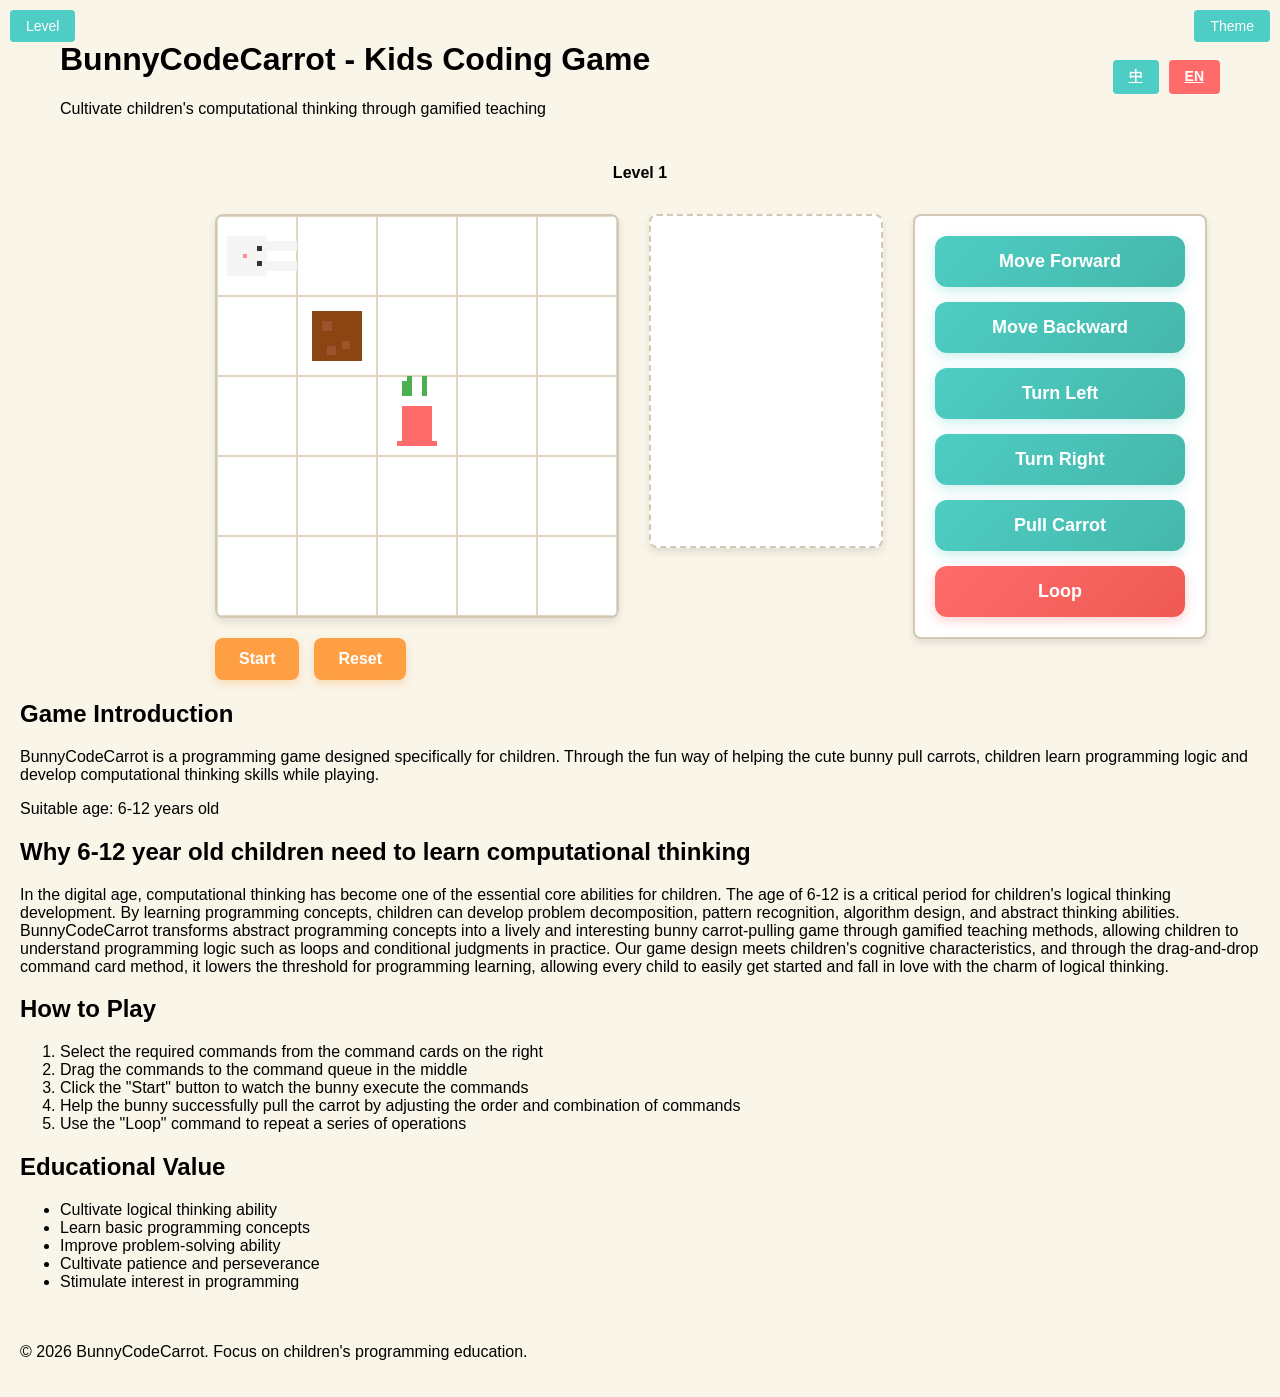
<file: index.html>
<!DOCTYPE html>
<html lang="en">
<head>
    <meta charset="UTF-8">
    <meta name="viewport" content="width=device-width, initial-scale=1.0">
    <title>BunnyCodeCarrot - Kids Coding Game | Learn Programming Logic | Logic Thinking for Children</title>
    <meta name="description" content="BunnyCodeCarrot is an educational coding game for kids, helping children learn programming logic and computational thinking through drag-and-drop command cards to help the bunny pull carrots.">
    <meta name="keywords" content="kids coding, programming for kids, bunny carrot game, coding game, computational thinking">
    <!-- 规范链接 -->
    <link rel="canonical" href="https://www.bunnycodecarrot.cc/">
    <!-- 多语言支持 -->
    <link rel="alternate" hreflang="zh" href="cn.html" />
    <link rel="alternate" hreflang="en" href="index.html" />
    <!-- Open Graph 标签 -->
    <meta property="og:title" content="BunnyCodeCarrot - Kids Coding Game | Logic Thinking for Children">
    <meta property="og:description" content="Help 6-12 year old children learn computational thinking through gamified teaching, developing programming logic skills.">
    <meta property="og:type" content="website">
    <meta property="og:url" content="https://www.bunnycodecarrot.cc/">
    <meta property="og:image" content="https://www.bunnycodecarrot.cc/images/game-screenshot.png">
    <meta property="og:image:width" content="1200">
    <meta property="og:image:height" content="630">
    <meta property="og:site_name" content="BunnyCodeCarrot">
    <!-- Twitter Card 标签 -->
    <meta name="twitter:card" content="summary_large_image">
    <meta name="twitter:title" content="BunnyCodeCarrot - Kids Coding Game | Logic Thinking for Children">
    <meta name="twitter:description" content="Help 6-12 year old children learn computational thinking through gamified teaching, developing programming logic skills.">
    <meta name="twitter:image" content="https://www.bunnycodecarrot.cc/images/game-screenshot.png">
    <link rel="stylesheet" href="style.css">
    <!-- 结构化数据 -->
    <script type="application/ld+json">
    {
      "@context": "https://schema.org",
      "@type": "Game",
      "name": "BunnyCodeCarrot",
      "description": "Kids coding learning game, help the bunny pull carrots through drag-and-drop command cards",
      "image": "https://www.bunnycodecarrot.cc/images/game-screenshot.png",
      "audience": {
        "@type": "Audience",
        "audienceType": "children"
      },
      "educationalLevel": "Beginner",
      "interactivityType": "Game",
      "offers": {
        "@type": "Offer",
        "price": "0",
        "priceCurrency": "USD",
        "availability": "https://schema.org/InStock"
      },
      "author": {
        "@type": "Organization",
        "name": "BunnyCodeCarrot Team"
      },
      "subjectOf": {
        "@type": "WebPage",
        "name": "BunnyCodeCarrot - Kids Coding Game",
        "url": "https://www.bunnycodecarrot.cc/"
      }
    }
    </script>
</head>
<body>
    <header>
        <div class="header-content">
            <h1>BunnyCodeCarrot - Kids Coding Game</h1>
            <p>Cultivate children's computational thinking through gamified teaching</p>
        </div>
        <div class="language-selector">
            <a href="cn.html" id="lang-zh" class="lang-btn" data-lang="zh">中</a>
            <a href="index.html" id="lang-en" class="lang-btn active" data-lang="en">EN</a>
        </div>
    </header>
    <main>
        <div id="message" class="message"></div>
        <div class="game-container">
            <div class="main-content">
                <div class="canvas-section">
                    <canvas id="gameCanvas" width="400" height="400" aria-label="This is an interactive interface for a 'Rabbit Pulling Carrots' coding game.">
                        This is an interactive interface for a 'Rabbit Pulling Carrots' coding game.
                    </canvas>
                    <div class="buttons-container">
                        <button id="runButton">Start</button>
                        <button id="resetButton">Reset</button>
                    </div>
                </div>
                <div id="command-queue" class="command-queue"></div>
                <div id="command-bank" class="command-bank">
                    <div class="command-card" draggable="true" data-command="up">Move Forward</div>
                    <div class="command-card" draggable="true" data-command="down">Move Backward</div>
                    <div class="command-card" draggable="true" data-command="left">Turn Left</div>
                    <div class="command-card" draggable="true" data-command="right">Turn Right</div>
                    <div class="command-card" draggable="true" data-command="pull">Pull Carrot</div>
                    <div class="command-card loop-card" draggable="true" data-command="loop">Loop</div>
                </div>
            </div>
        </div>
        <section class="game-intro">
            <h2>Game Introduction</h2>
            <p>BunnyCodeCarrot is a programming game designed specifically for children. Through the fun way of helping the cute bunny pull carrots, children learn programming logic and develop computational thinking skills while playing.</p>
            <p>Suitable age: 6-12 years old</p>
        </section>
        <section class="seo-content">
            <h2>Why 6-12 year old children need to learn computational thinking</h2>
            <p>In the digital age, computational thinking has become one of the essential core abilities for children. The age of 6-12 is a critical period for children's logical thinking development. By learning programming concepts, children can develop problem decomposition, pattern recognition, algorithm design, and abstract thinking abilities. BunnyCodeCarrot transforms abstract programming concepts into a lively and interesting bunny carrot-pulling game through gamified teaching methods, allowing children to understand programming logic such as loops and conditional judgments in practice. Our game design meets children's cognitive characteristics, and through the drag-and-drop command card method, it lowers the threshold for programming learning, allowing every child to easily get started and fall in love with the charm of logical thinking.</p>
        </section>
        <section class="game-instructions">
            <h2>How to Play</h2>
            <ol>
                <li>Select the required commands from the command cards on the right</li>
                <li>Drag the commands to the command queue in the middle</li>
                <li>Click the "Start" button to watch the bunny execute the commands</li>
                <li>Help the bunny successfully pull the carrot by adjusting the order and combination of commands</li>
                <li>Use the "Loop" command to repeat a series of operations</li>
            </ol>
        </section>
        <section class="educational-value">
            <h2>Educational Value</h2>
            <ul>
                <li>Cultivate logical thinking ability</li>
                <li>Learn basic programming concepts</li>
                <li>Improve problem-solving ability</li>
                <li>Cultivate patience and perseverance</li>
                <li>Stimulate interest in programming</li>
            </ul>
        </section>
    </main>
    <footer>
        <p>© 2026 BunnyCodeCarrot. Focus on children's programming education.</p>
    </footer>
    <script src="game.js"></script>
</body>
</html>
</file>
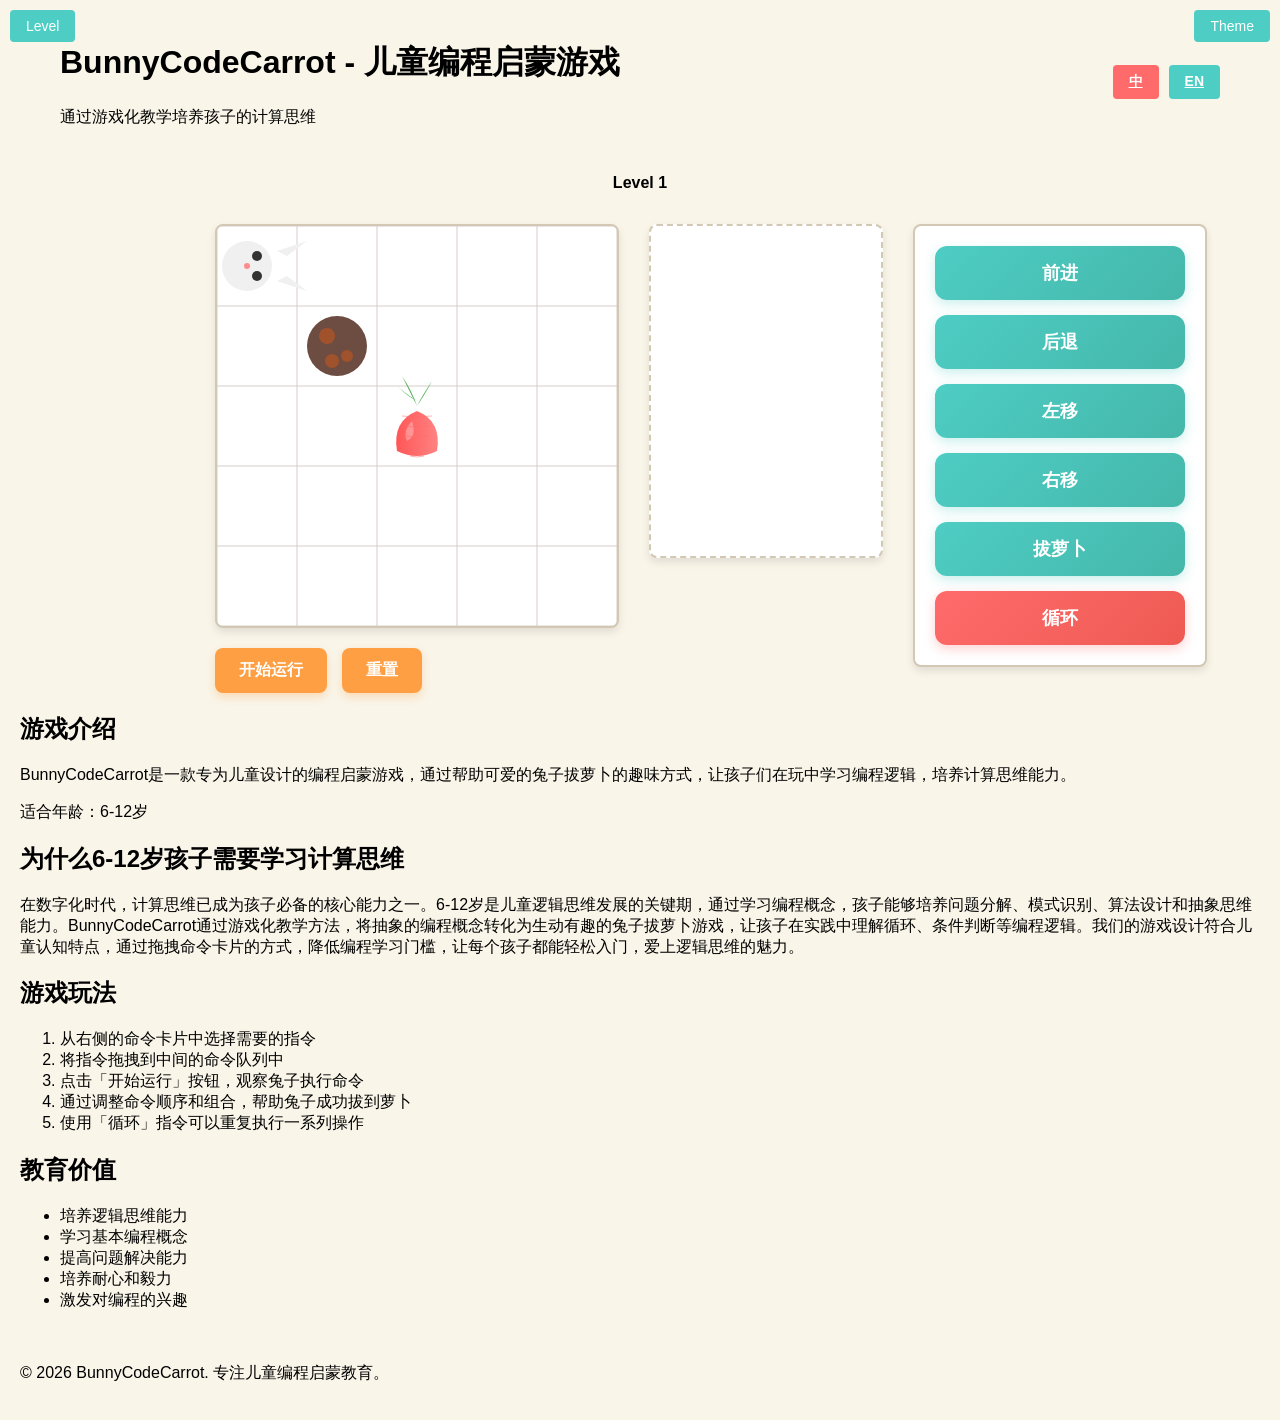
<file: cn.html>
<!DOCTYPE html>
<html lang="zh-CN">
<head>
    <meta charset="UTF-8">
    <meta name="viewport" content="width=device-width, initial-scale=1.0">
    <title>BunnyCodeCarrot - 儿童编程学习游戏 | 兔子拔萝卜编程启蒙 | 让孩子爱上逻辑思维</title>
    <meta name="description" content="BunnyCodeCarrot是一款寓教于乐的儿童编程学习游戏，通过拖拽命令卡片帮助兔子拔萝卜，培养孩子的编程逻辑思维和计算思维能力。">
    <meta name="keywords" content="儿童编程,编程启蒙,兔子拔萝卜,编程游戏,计算思维">
    <!-- 规范链接 -->
    <link rel="canonical" href="https://www.bunnycodecarrot.cc/cn.html">
    <!-- 多语言支持 -->
    <link rel="alternate" hreflang="zh" href="cn.html" />
    <link rel="alternate" hreflang="en" href="index.html" />
    <!-- Open Graph 标签 -->
    <meta property="og:title" content="BunnyCodeCarrot - 儿童编程学习游戏 | 让孩子爱上逻辑思维">
    <meta property="og:description" content="通过游戏化教学帮助6-12岁孩子学习计算思维，培养编程逻辑能力。">
    <meta property="og:type" content="website">
    <meta property="og:url" content="https://www.bunnycodecarrot.cc/cn.html">
    <meta property="og:image" content="https://www.bunnycodecarrot.cc/images/game-screenshot.png">
    <meta property="og:image:width" content="1200">
    <meta property="og:image:height" content="630">
    <meta property="og:site_name" content="BunnyCodeCarrot">
    <!-- Twitter Card 标签 -->
    <meta name="twitter:card" content="summary_large_image">
    <meta name="twitter:title" content="BunnyCodeCarrot - 儿童编程学习游戏 | 让孩子爱上逻辑思维">
    <meta name="twitter:description" content="通过游戏化教学帮助6-12岁孩子学习计算思维，培养编程逻辑能力。">
    <meta name="twitter:image" content="https://www.bunnycodecarrot.cc/images/game-screenshot.png">
    <link rel="stylesheet" href="style.css">
    <!-- 结构化数据 -->
    <script type="application/ld+json">
    {
      "@context": "https://schema.org",
      "@type": "Game",
      "name": "BunnyCodeCarrot",
      "description": "儿童编程学习游戏，通过拖拽命令卡片帮助兔子拔萝卜",
      "image": "https://www.bunnycodecarrot.cc/images/game-screenshot.png",
      "audience": {
        "@type": "Audience",
        "audienceType": "children"
      },
      "educationalLevel": "初级",
      "interactivityType": "游戏",
      "offers": {
        "@type": "Offer",
        "price": "0",
        "priceCurrency": "CNY",
        "availability": "https://schema.org/InStock"
      },
      "author": {
        "@type": "Organization",
        "name": "BunnyCodeCarrot Team"
      },
      "subjectOf": {
        "@type": "WebPage",
        "name": "BunnyCodeCarrot - 儿童编程学习游戏",
        "url": "https://www.bunnycodecarrot.cc/cn.html"
      }
    }
    </script>
</head>
<body>
    <header>
        <div class="header-content">
            <h1>BunnyCodeCarrot - 儿童编程启蒙游戏</h1>
            <p>通过游戏化教学培养孩子的计算思维</p>
        </div>
        <div class="language-selector">
            <a href="cn.html" id="lang-zh" class="lang-btn active" data-lang="zh">中</a>
            <a href="index.html" id="lang-en" class="lang-btn" data-lang="en">EN</a>
        </div>
    </header>
    <main>
        <div id="message" class="message"></div>
        <div class="game-container">
            <div class="main-content">
                <div class="canvas-section">
                    <canvas id="gameCanvas" width="400" height="400" aria-label="这是一个互动的兔子拔萝卜编程游戏界面">
                        这是一个互动的兔子拔萝卜编程游戏界面
                    </canvas>
                    <div class="buttons-container">
                        <button id="runButton">开始运行</button>
                        <button id="resetButton">重置</button>
                    </div>
                </div>
                <div id="command-queue" class="command-queue"></div>
                <div id="command-bank" class="command-bank">
                    <div class="command-card" draggable="true" data-command="up">前进</div>
                    <div class="command-card" draggable="true" data-command="down">后退</div>
                    <div class="command-card" draggable="true" data-command="left">左移</div>
                    <div class="command-card" draggable="true" data-command="right">右移</div>
                    <div class="command-card" draggable="true" data-command="pull">拔萝卜</div>
                    <div class="command-card loop-card" draggable="true" data-command="loop">循环</div>
                </div>
            </div>
        </div>
        <section class="game-intro">
            <h2>游戏介绍</h2>
            <p>BunnyCodeCarrot是一款专为儿童设计的编程启蒙游戏，通过帮助可爱的兔子拔萝卜的趣味方式，让孩子们在玩中学习编程逻辑，培养计算思维能力。</p>
            <p>适合年龄：6-12岁</p>
        </section>
        <section class="seo-content">
            <h2>为什么6-12岁孩子需要学习计算思维</h2>
            <p>在数字化时代，计算思维已成为孩子必备的核心能力之一。6-12岁是儿童逻辑思维发展的关键期，通过学习编程概念，孩子能够培养问题分解、模式识别、算法设计和抽象思维能力。BunnyCodeCarrot通过游戏化教学方法，将抽象的编程概念转化为生动有趣的兔子拔萝卜游戏，让孩子在实践中理解循环、条件判断等编程逻辑。我们的游戏设计符合儿童认知特点，通过拖拽命令卡片的方式，降低编程学习门槛，让每个孩子都能轻松入门，爱上逻辑思维的魅力。</p>
        </section>
        <section class="game-instructions">
            <h2>游戏玩法</h2>
            <ol>
                <li>从右侧的命令卡片中选择需要的指令</li>
                <li>将指令拖拽到中间的命令队列中</li>
                <li>点击「开始运行」按钮，观察兔子执行命令</li>
                <li>通过调整命令顺序和组合，帮助兔子成功拔到萝卜</li>
                <li>使用「循环」指令可以重复执行一系列操作</li>
            </ol>
        </section>
        <section class="educational-value">
            <h2>教育价值</h2>
            <ul>
                <li>培养逻辑思维能力</li>
                <li>学习基本编程概念</li>
                <li>提高问题解决能力</li>
                <li>培养耐心和毅力</li>
                <li>激发对编程的兴趣</li>
            </ul>
        </section>
    </main>
    <footer>
        <p>© 2026 BunnyCodeCarrot. 专注儿童编程启蒙教育。</p>
    </footer>
    <script src="game.js"></script>
</body>
</html>
</file>
<file: style.css>
body {
    margin: 0;
    padding: 20px;
    background-color: #f9f5e9;
    font-family: Arial, sans-serif;
    display: flex;
    flex-direction: column;
    min-height: 100vh;
    gap: 20px;
}

header {
    display: flex;
    justify-content: space-between;
    align-items: center;
    width: 100%;
    max-width: 1200px;
    margin: 0 auto;
    padding: 0 20px;
    box-sizing: border-box;
}

.header-content {
    flex: 1;
}

.language-selector {
    display: flex;
    gap: 10px;
}

.lang-btn {
    background-color: #4ecdc4;
    color: white;
    border: none;
    padding: 8px 16px;
    border-radius: 4px;
    font-size: 14px;
    font-weight: bold;
    cursor: pointer;
    transition: all 0.3s ease;
}

.lang-btn:hover {
    background-color: #45b7aa;
    transform: translateY(-2px);
}

.lang-btn.active {
    background-color: #ff6b6b;
}

#message {
    width: 100%;
    max-width: 1200px;
    margin: 0 auto;
    order: 1;
}

.game-container {
    display: flex;
    flex-direction: column;
    gap: 20px;
    width: 100%;
    max-width: 1200px;
    margin: 0 auto;
    order: 2;
    align-items: center;
}

.main-content {
    display: flex;
    gap: 30px;
    align-items: flex-start;
    order: 2;
    width: 100%;
    max-width: 850px;
}

.canvas-section {
    display: flex;
    flex-direction: column;
    align-items: flex-start;
}

.buttons-container {
    display: flex;
    gap: 15px;
    margin-top: 20px;
    justify-content: flex-start;
    width: 100%;
}

#gameCanvas {
    border: 2px solid #d3c8b4;
    border-radius: 8px;
    box-shadow: 0 4px 8px rgba(0, 0, 0, 0.1);
    background-color: #ffffff;
}

#command-queue {
    display: flex;
    flex-direction: column;
    gap: 10px;
    min-height: 300px;
    border: 2px dashed #d3c8b4;
    border-radius: 8px;
    padding: 15px;
    min-width: 200px;
    background-color: #ffffff;
    box-shadow: 0 4px 8px rgba(0, 0, 0, 0.1);
    transition: all 0.3s;
}

#command-queue.highlight {
    border-color: #4ecdc4;
    border-width: 3px;
    background-color: #f0f9f0;
}

.command-block {
    background-color: #e8f5e8;
    border: 1px solid #c3e6cb;
    border-radius: 4px;
    padding: 8px 12px;
    display: flex;
    justify-content: space-between;
    align-items: center;
    cursor: pointer;
    transition: background-color 0.3s;
}

.command-block:hover {
    background-color: #d4edda;
}

.command-highlight {
    animation: commandFlash 1s infinite alternate;
}

@keyframes commandFlash {
    0% {
        background-color: #e8f5e8;
        border-color: #c3e6cb;
    }
    100% {
        background-color: #ffeb3b;
        border-color: #ffc107;
        transform: scale(1.05);
    }
}

.loop-block .loop-content .command-highlight {
    animation: loopCommandFlash 1s infinite alternate;
}

@keyframes loopCommandFlash {
    0% {
        background-color: #f8d7da;
        border-color: #f5c6cb;
    }
    100% {
        background-color: #ffeb3b;
        border-color: #ffc107;
        transform: scale(1.05);
    }
}

/* 兔子晕倒动画 */
@keyframes faint {
    0% {
        transform: rotate(0deg) scale(1);
        opacity: 1;
    }
    25% {
        transform: rotate(-10deg) scale(1.1);
        opacity: 0.8;
    }
    50% {
        transform: rotate(10deg) scale(1.1);
        opacity: 0.8;
    }
    75% {
        transform: rotate(-5deg) scale(1.05);
        opacity: 0.9;
    }
    100% {
        transform: rotate(0deg) scale(1);
        opacity: 1;
    }
}

.rabbit-faint {
    animation: faint 1s ease-in-out;
}

/* 画布抖动动画 */
@keyframes shake {
    0%, 100% {
        transform: translateX(0);
    }
    10%, 30%, 50%, 70%, 90% {
        transform: translateX(-5px);
    }
    20%, 40%, 60%, 80% {
        transform: translateX(5px);
    }
}

.canvas-shake {
    animation: shake 1s ease-in-out;
}

.command-block .command-text {
    font-weight: bold;
    color: #155724;
}

.command-block .remove-btn {
    background-color: #ff6b6b;
    color: white;
    border: none;
    border-radius: 50%;
    width: 20px;
    height: 20px;
    font-size: 14px;
    display: flex;
    align-items: center;
    justify-content: center;
    cursor: pointer;
    padding: 0;
}

#command-bank {
    display: flex;
    flex-direction: column;
    gap: 15px;
    background-color: #ffffff;
    border: 2px solid #d3c8b4;
    border-radius: 8px;
    padding: 20px;
    box-shadow: 0 4px 8px rgba(0, 0, 0, 0.1);
    min-width: 250px;
    align-self: flex-start;
}

.command-card {
    background: linear-gradient(135deg, #4ecdc4 0%, #45b7aa 100%);
    color: white;
    border: none;
    padding: 15px 28px;
    border-radius: 12px;
    font-size: 18px;
    font-weight: bold;
    cursor: grab;
    transition: all 0.3s ease;
    min-width: 150px;
    max-width: 250px;
    width: auto;
    text-align: center;
    user-select: none;
    box-shadow: 0 4px 12px rgba(78, 205, 196, 0.3);
    position: relative;
    overflow: hidden;
}

.command-card::before {
    content: '';
    position: absolute;
    top: 0;
    left: -100%;
    width: 100%;
    height: 100%;
    background: linear-gradient(90deg, transparent, rgba(255, 255, 255, 0.2), transparent);
    transition: left 0.6s;
}

.command-card:hover::before {
    left: 100%;
}

.command-card:hover {
    background: linear-gradient(135deg, #45b7aa 0%, #3a9e94 100%);
    transform: translateY(-4px);
    box-shadow: 0 8px 20px rgba(78, 205, 196, 0.4);
}

.command-card:active {
    cursor: grabbing;
    transform: translateY(-2px);
    box-shadow: 0 4px 12px rgba(78, 205, 196, 0.3);
}

.command-card.dragging {
    opacity: 0.8;
    transform: rotate(5deg) scale(1.05);
    box-shadow: 0 10px 25px rgba(78, 205, 196, 0.5);
}

.command-card.loop-card {
    background: linear-gradient(135deg, #ff6b6b 0%, #ee5a52 100%);
    box-shadow: 0 4px 12px rgba(255, 107, 107, 0.3);
}

.command-card.loop-card:hover {
    background: linear-gradient(135deg, #ee5a52 0%, #d9534f 100%);
    box-shadow: 0 8px 20px rgba(255, 107, 107, 0.4);
}

.loop-block {
    background-color: #fff5f5;
    border: 2px solid #ff6b6b;
    border-radius: 8px;
    padding: 15px;
    margin: 10px 0;
    min-width: 180px;
    position: relative;
}

.loop-block .loop-header {
    display: flex;
    justify-content: space-between;
    align-items: center;
    margin-bottom: 10px;
    font-weight: bold;
    color: #721c24;
    gap: 10px;
}

.loop-block .loop-count-container {
    display: flex;
    align-items: center;
    gap: 5px;
}

.loop-block .loop-count-input {
    background-color: white;
    color: #721c24;
    border: 1px solid #ff6b6b;
    border-radius: 4px;
    padding: 2px 5px;
    font-size: 14px;
    width: 40px;
    text-align: center;
    font-weight: bold;
}

.loop-block .loop-count-input:focus {
    outline: none;
    border-color: #ee5a52;
    box-shadow: 0 0 0 2px rgba(255, 107, 107, 0.2);
}

.loop-block .loop-content {
    display: flex;
    flex-direction: column;
    gap: 5px;
    margin-left: 20px;
    min-height: 50px;
    border-left: 2px dashed #ff6b6b;
    padding-left: 15px;
}

.loop-block .loop-content .command-block {
    background-color: #f8d7da;
    border-color: #f5c6cb;
}

.loop-block .loop-content .command-block .command-text {
    color: #721c24;
}



#runButton, #resetButton {
    background-color: #ff9f43;
    color: white;
    border: none;
    padding: 12px 24px;
    border-radius: 8px;
    font-size: 16px;
    font-weight: bold;
    cursor: pointer;
    transition: all 0.3s ease;
    box-shadow: 0 4px 8px rgba(255, 159, 67, 0.3);
}

#runButton:hover, #resetButton:hover {
    background-color: #f39c12;
    transform: translateY(-2px);
    box-shadow: 0 6px 12px rgba(255, 159, 67, 0.4);
}

#runButton:disabled {
    background-color: #d3c8b4;
    cursor: not-allowed;
    transform: none;
    box-shadow: none;
}

.message {
    padding: 10px;
    border-radius: 4px;
    font-weight: bold;
    text-align: center;
    min-height: 40px;
    margin-top: 10px;
}

.message.success {
    background-color: #d4edda;
    color: #155724;
    border: 1px solid #c3e6cb;
}

.message.error {
    background-color: #f8d7da;
    color: #721c24;
    border: 1px solid #f5c6cb;
}

.debug-panel {
    background-color: #ffffff;
    border: 2px solid #d3c8b4;
    border-radius: 8px;
    padding: 20px;
    box-shadow: 0 4px 8px rgba(0, 0, 0, 0.1);
    min-width: 200px;
    margin-left: 20px;
}

.debug-panel h3 {
    margin-top: 0;
    color: #6b5b47;
    font-size: 18px;
}
</file>
